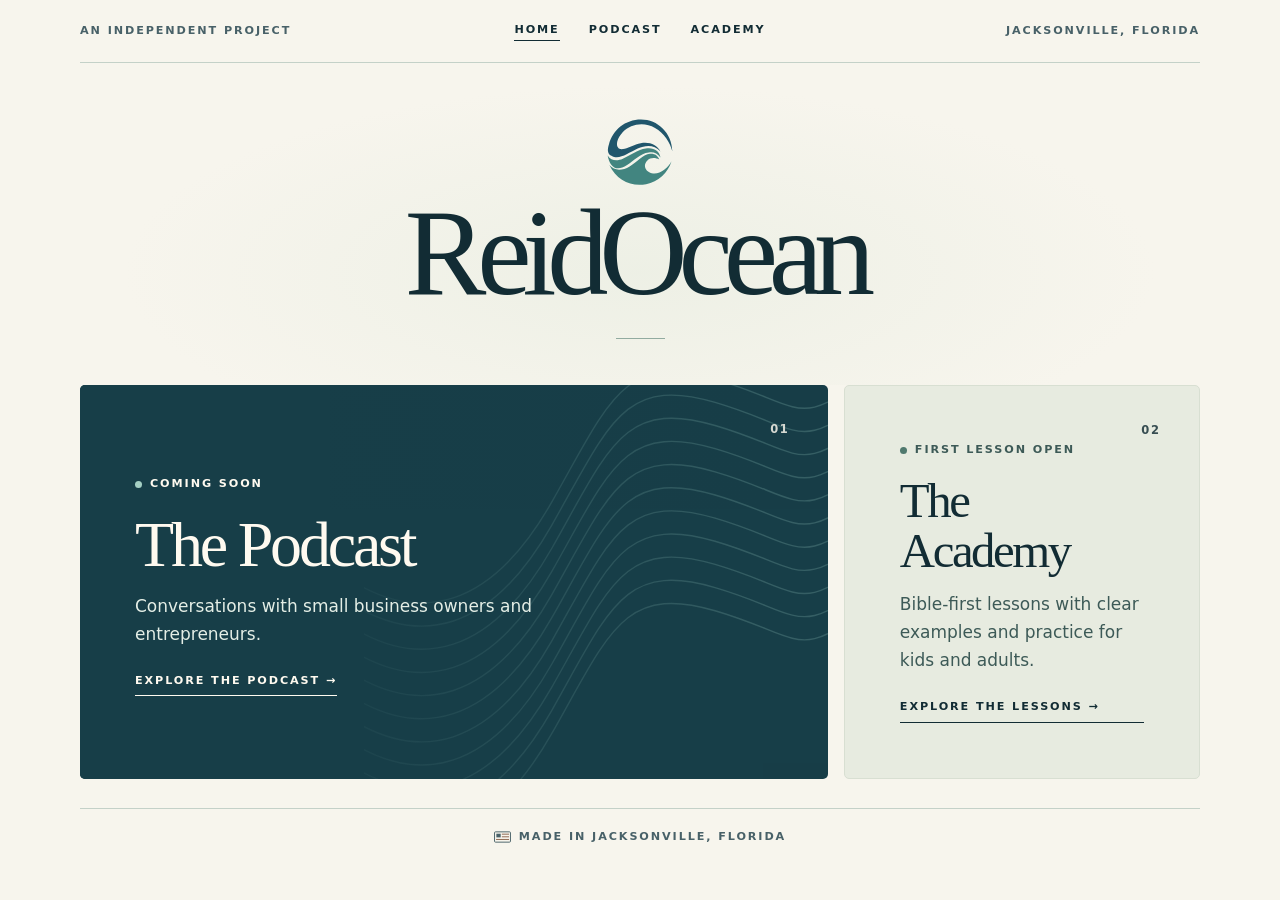
<file: index.html>
<!doctype html>
<html lang="en">
<head>
<meta charset="utf-8">
<meta name="viewport" content="width=device-width,initial-scale=1">
<meta name="description" content="ReidOcean. Explore the upcoming podcast and the first lesson from ReidOcean Academy.">
<title>ReidOcean</title>
<link rel="stylesheet" href="/reidocean.css">
</head>
<body class="home">
<header class="mast wrap">
<span class="micro">An independent project</span>
<nav aria-label="Explore ReidOcean"><a class="micro" href="/" aria-current="page">Home</a><a class="micro" href="/podcast/" >Podcast</a><a class="micro" href="/academy/" >Academy</a></nav>
<span class="micro">Jacksonville, Florida</span>
</header>
<main id="top">
<section class="hero wrap" aria-label="ReidOcean">
<svg class="crest" viewBox="0 0 155 156" preserveAspectRatio="xMidYMid meet" aria-hidden="true">
<path fill="#20566c" d="M80 1C119 1 153 32 154 77C149 55 134 33 113 21C88 6 55 11 37 31C23 46 20 62 26 68C33 77 53 65 68 60C93 51 116 57 126 77C111 60 91 61 72 70C48 81 28 98 10 87C-1 81 1 70 4 60C13 26 42 1 80 1Z"/>
<path fill="#428580" d="M1 86C9 99 23 100 37 94C55 86 73 72 91 70C111 67 123 76 126 91C118 80 109 77 98 79C78 81 64 98 47 109C20 126 6 112 1 86Z"/>
<path fill="#428580" d="M5 109C18 124 36 122 53 112C72 100 85 84 101 82C112 81 120 86 123 96C114 91 102 91 95 98C83 110 91 125 105 128C124 132 142 118 152 100C144 127 120 149 92 154C57 161 22 145 5 109Z"/>
</svg>
<h1>ReidOcean</h1>
</section>
<div class="grid wrap">
<section id="podcast" class="podcast" aria-labelledby="podcast-title">
<svg class="tide" viewBox="0 0 430 340" preserveAspectRatio="xMidYMid slice" fill="none" aria-hidden="true"><defs><path id="current" d="M-12 290 C63 347 127 321 177 233 S239 104 318 127 S388 175 461 114"/></defs><g stroke="currentColor" stroke-width="1.2"><use href="#current" y="-132"/><use href="#current" y="-112"/><use href="#current" y="-92"/><use href="#current" y="-72"/><use href="#current" y="-52"/><use href="#current" y="-32"/><use href="#current" y="-12"/><use href="#current" y="8"/><use href="#current" y="28"/><use href="#current" y="48"/><use href="#current" y="68"/></g></svg>
<div><span class="micro tag">Coming soon</span><span class="panel-no" aria-hidden="true">01</span>
<h2 id="podcast-title">The Podcast</h2>
<p>Conversations with small business owners and entrepreneurs.</p>
<a class="micro linkish" href="/podcast/">Explore the podcast →</a>
</div></section>
<section id="academy" class="academy" aria-labelledby="academy-title">
<span class="micro tag">First lesson open</span><span class="panel-no" aria-hidden="true">02</span>
<h2 id="academy-title">The Academy</h2>
<p>Bible-first lessons with clear examples and practice for kids and adults.</p>
<a class="micro linkish" href="/academy/">Explore the lessons →</a>
</section></div>
</main>
<footer class="foot wrap"><span class="micro place"><svg viewBox="0 0 18 12" aria-hidden="true"><rect x=".55" y=".55" width="16.9" height="10.9" rx="1" fill="none" stroke="#486168"/><path d="M8.7 3h6.8m-6.8 2.8h6.8M2.6 8.6h12.9" fill="none" stroke="#8b624b" stroke-linecap="round"/><path d="M2.5 2.5h4.6v3.9H2.5z" fill="#486168"/></svg>Made in Jacksonville, Florida</span></footer>
</body>
</html>
</file>
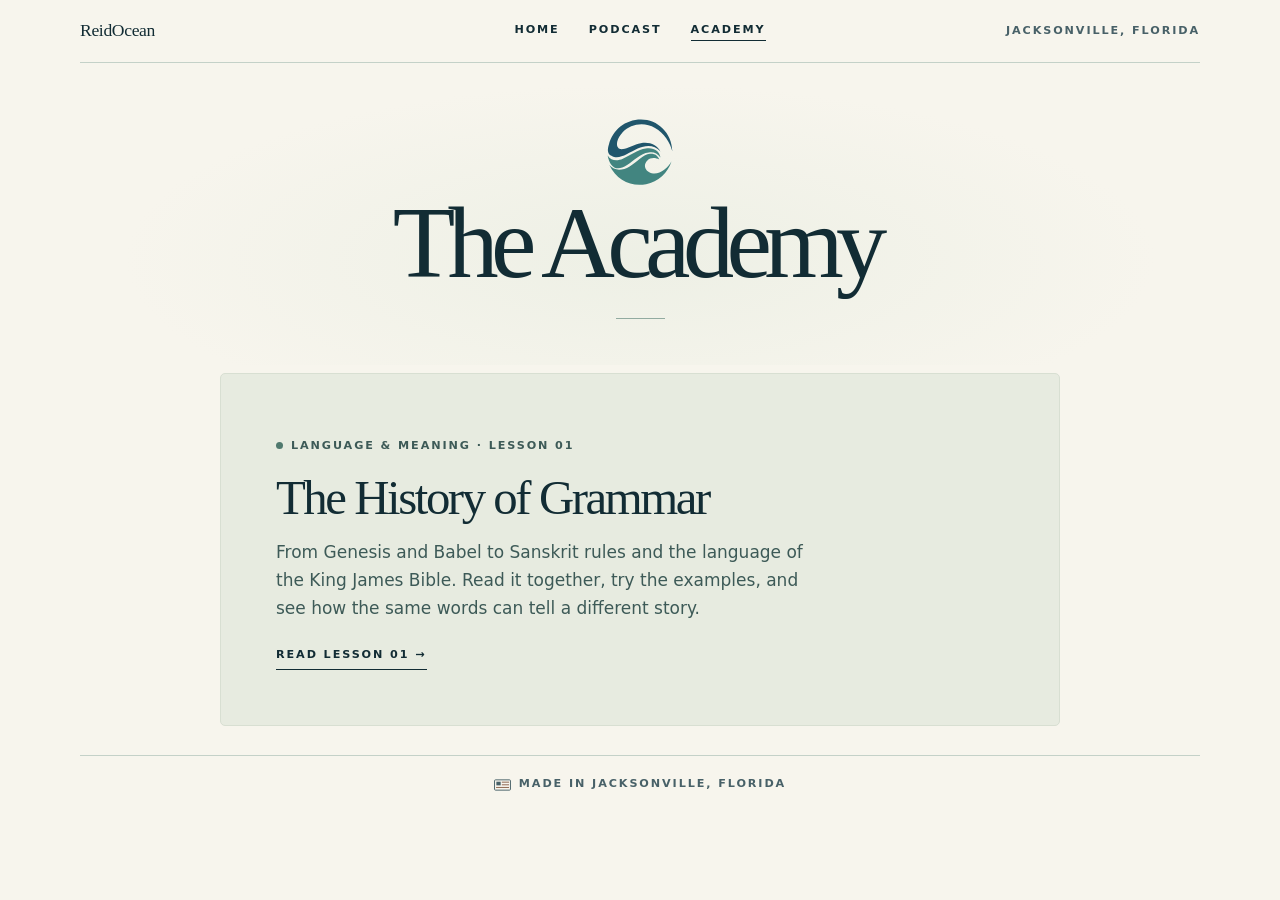
<file: academy/index.html>
<!doctype html>
<html lang="en"><head><meta charset="utf-8"><meta name="viewport" content="width=device-width,initial-scale=1">
<meta name="description" content="Explore ReidOcean Academy’s Bible-first lessons for curious kids and adults."><title>The Academy | ReidOcean</title><link rel="stylesheet" href="/reidocean.css"></head>
<body class="internal">
<header class="mast wrap"><a class="brand-mini" href="/">ReidOcean</a><nav aria-label="Explore ReidOcean"><a class="micro" href="/" >Home</a><a class="micro" href="/podcast/" >Podcast</a><a class="micro" href="/academy/" aria-current="page">Academy</a></nav><span class="micro">Jacksonville, Florida</span></header>
<main><section class="hero subhero wrap" aria-labelledby="title"><svg class="crest" viewBox="0 0 155 156" preserveAspectRatio="xMidYMid meet" aria-hidden="true">
<path fill="#20566c" d="M80 1C119 1 153 32 154 77C149 55 134 33 113 21C88 6 55 11 37 31C23 46 20 62 26 68C33 77 53 65 68 60C93 51 116 57 126 77C111 60 91 61 72 70C48 81 28 98 10 87C-1 81 1 70 4 60C13 26 42 1 80 1Z"/>
<path fill="#428580" d="M1 86C9 99 23 100 37 94C55 86 73 72 91 70C111 67 123 76 126 91C118 80 109 77 98 79C78 81 64 98 47 109C20 126 6 112 1 86Z"/>
<path fill="#428580" d="M5 109C18 124 36 122 53 112C72 100 85 84 101 82C112 81 120 86 123 96C114 91 102 91 95 98C83 110 91 125 105 128C124 132 142 118 152 100C144 127 120 149 92 154C57 161 22 145 5 109Z"/>
</svg><h1 id="title">The Academy</h1></section>
<div class="route"><section class="academy" aria-labelledby="lesson-name"><div><span class="tag micro">Language &amp; meaning · Lesson 01</span><h2 id="lesson-name">The History of Grammar</h2><p>From Genesis and Babel to Sanskrit rules and the language of the King James Bible. Read it together, try the examples, and see how the same words can tell a different story.</p><a class="micro linkish" href="/academy/history-of-grammar/">Read lesson 01 →</a></div></section></div></main>
<footer class="foot wrap"><span class="micro place"><svg viewBox="0 0 18 12" aria-hidden="true"><rect x=".55" y=".55" width="16.9" height="10.9" rx="1" fill="none" stroke="#486168"/><path d="M8.7 3h6.8m-6.8 2.8h6.8M2.6 8.6h12.9" fill="none" stroke="#8b624b" stroke-linecap="round"/><path d="M2.5 2.5h4.6v3.9H2.5z" fill="#486168"/></svg>Made in Jacksonville, Florida</span></footer></body></html>
</file>
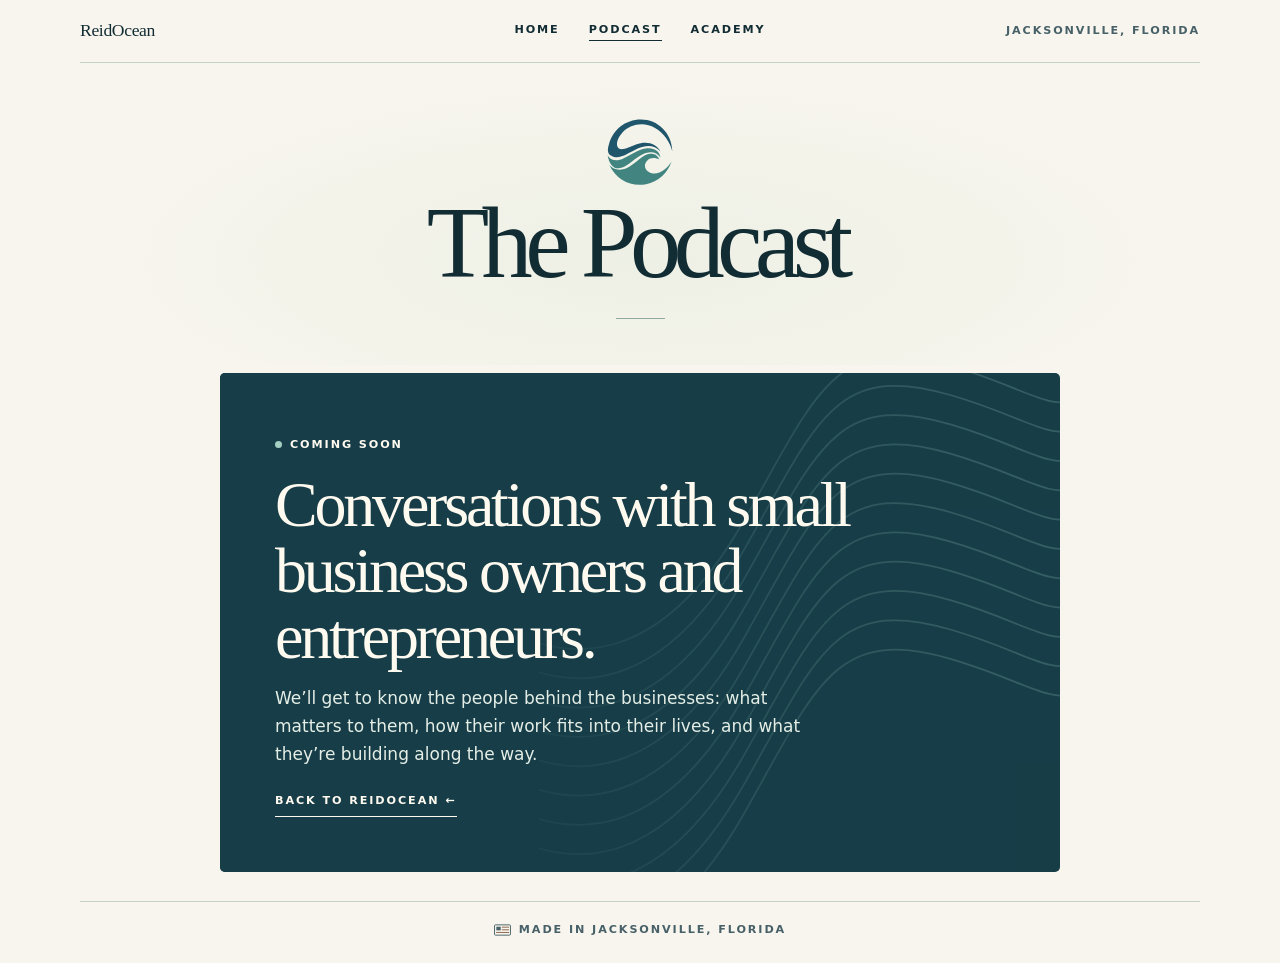
<file: podcast/index.html>
<!doctype html>
<html lang="en"><head><meta charset="utf-8"><meta name="viewport" content="width=device-width,initial-scale=1">
<meta name="description" content="Conversations with small business owners and entrepreneurs."><title>The Podcast | ReidOcean</title><link rel="stylesheet" href="/reidocean.css"></head>
<body class="internal">
<header class="mast wrap"><a class="brand-mini" href="/">ReidOcean</a><nav aria-label="Explore ReidOcean"><a class="micro" href="/" >Home</a><a class="micro" href="/podcast/" aria-current="page">Podcast</a><a class="micro" href="/academy/" >Academy</a></nav><span class="micro">Jacksonville, Florida</span></header>
<main><section class="hero subhero wrap" aria-labelledby="title"><svg class="crest" viewBox="0 0 155 156" preserveAspectRatio="xMidYMid meet" aria-hidden="true">
<path fill="#20566c" d="M80 1C119 1 153 32 154 77C149 55 134 33 113 21C88 6 55 11 37 31C23 46 20 62 26 68C33 77 53 65 68 60C93 51 116 57 126 77C111 60 91 61 72 70C48 81 28 98 10 87C-1 81 1 70 4 60C13 26 42 1 80 1Z"/>
<path fill="#428580" d="M1 86C9 99 23 100 37 94C55 86 73 72 91 70C111 67 123 76 126 91C118 80 109 77 98 79C78 81 64 98 47 109C20 126 6 112 1 86Z"/>
<path fill="#428580" d="M5 109C18 124 36 122 53 112C72 100 85 84 101 82C112 81 120 86 123 96C114 91 102 91 95 98C83 110 91 125 105 128C124 132 142 118 152 100C144 127 120 149 92 154C57 161 22 145 5 109Z"/>
</svg><h1 id="title">The Podcast</h1></section>
<div class="route"><section class="podcast" aria-label="The Podcast introduction"><svg class="tide" viewBox="0 0 430 340" preserveAspectRatio="xMidYMid slice" fill="none" aria-hidden="true"><defs><path id="current" d="M-12 290 C63 347 127 321 177 233 S239 104 318 127 S388 175 461 114"/></defs><g stroke="currentColor" stroke-width="1.2"><use href="#current" y="-132"/><use href="#current" y="-112"/><use href="#current" y="-92"/><use href="#current" y="-72"/><use href="#current" y="-52"/><use href="#current" y="-32"/><use href="#current" y="-12"/><use href="#current" y="8"/><use href="#current" y="28"/><use href="#current" y="48"/><use href="#current" y="68"/></g></svg><div><span class="tag micro">Coming soon</span><h2>Conversations with small business owners and entrepreneurs.</h2><p>We’ll get to know the people behind the businesses: what matters to them, how their work fits into their lives, and what they’re building along the way.</p><a class="micro linkish" href="/">Back to ReidOcean ←</a></div></section></div></main>
<footer class="foot wrap"><span class="micro place"><svg viewBox="0 0 18 12" aria-hidden="true"><rect x=".55" y=".55" width="16.9" height="10.9" rx="1" fill="none" stroke="#486168"/><path d="M8.7 3h6.8m-6.8 2.8h6.8M2.6 8.6h12.9" fill="none" stroke="#8b624b" stroke-linecap="round"/><path d="M2.5 2.5h4.6v3.9H2.5z" fill="#486168"/></svg>Made in Jacksonville, Florida</span></footer></body></html>
</file>
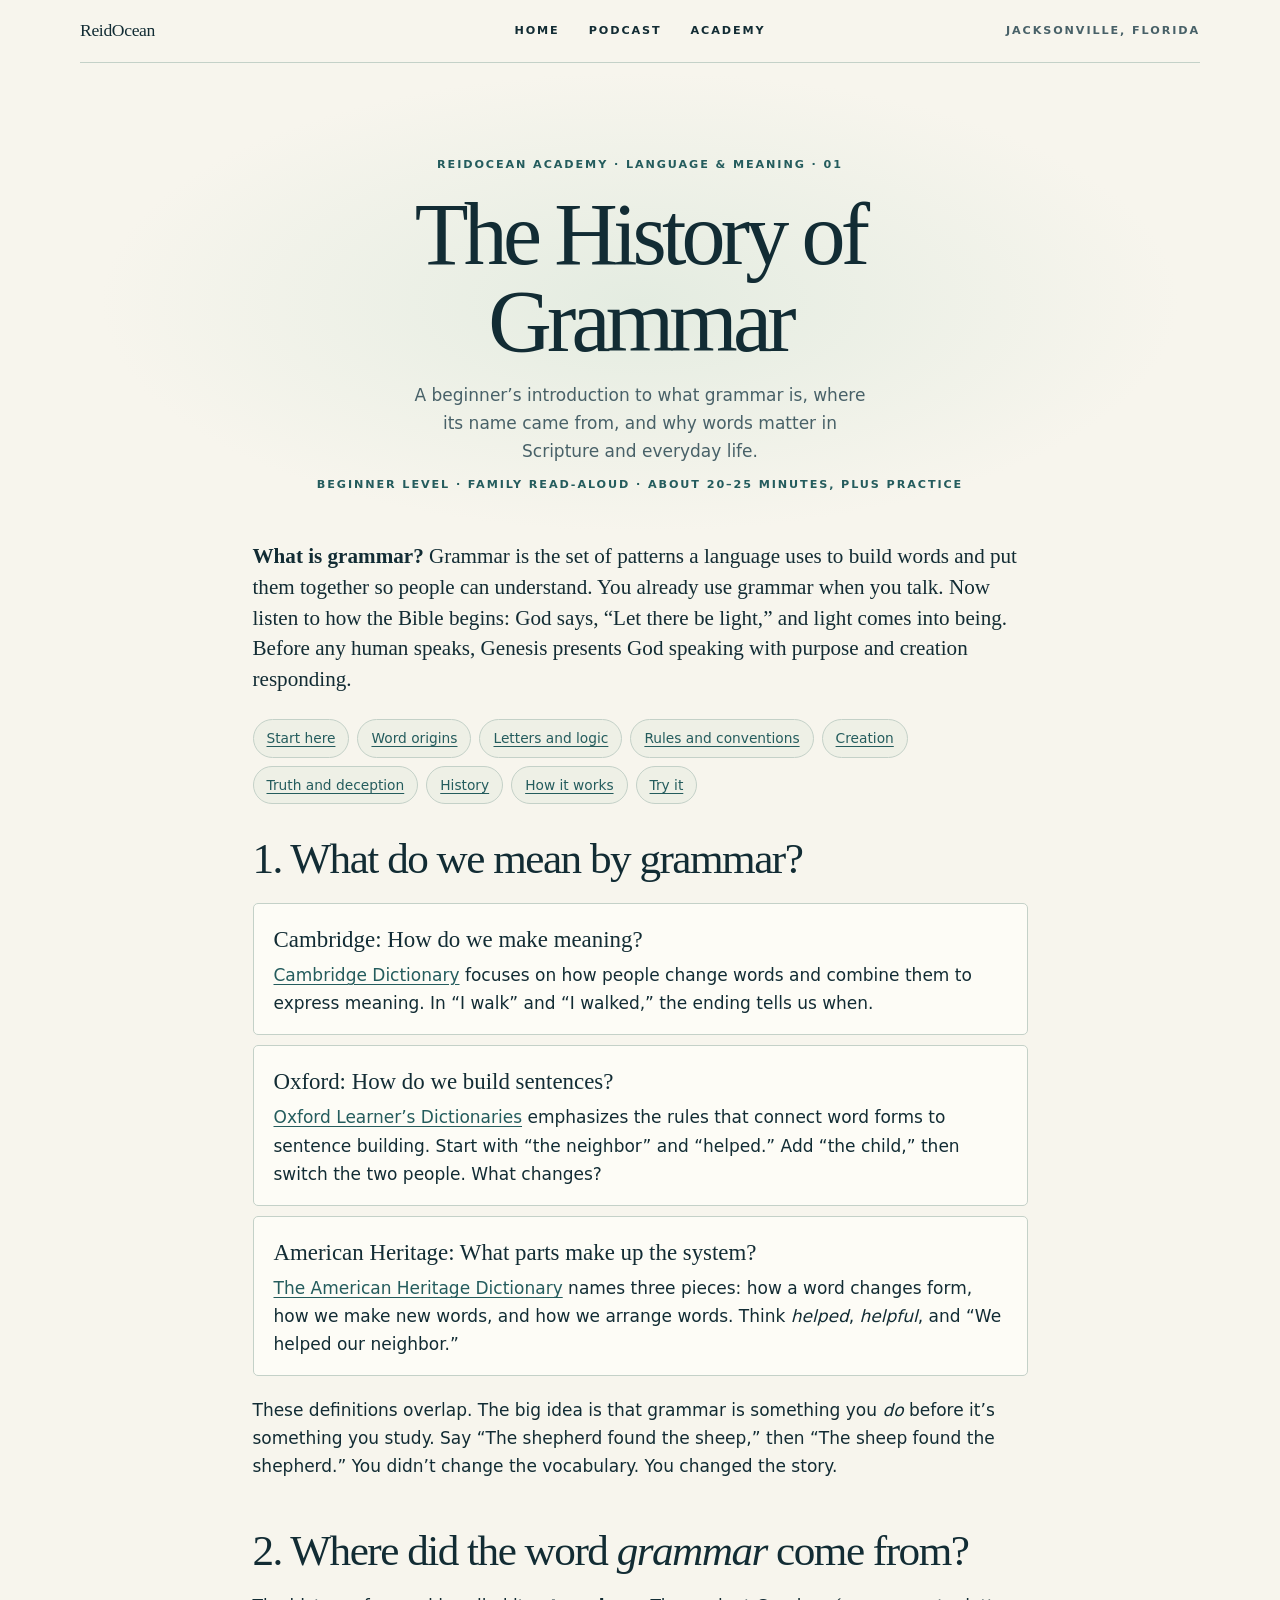
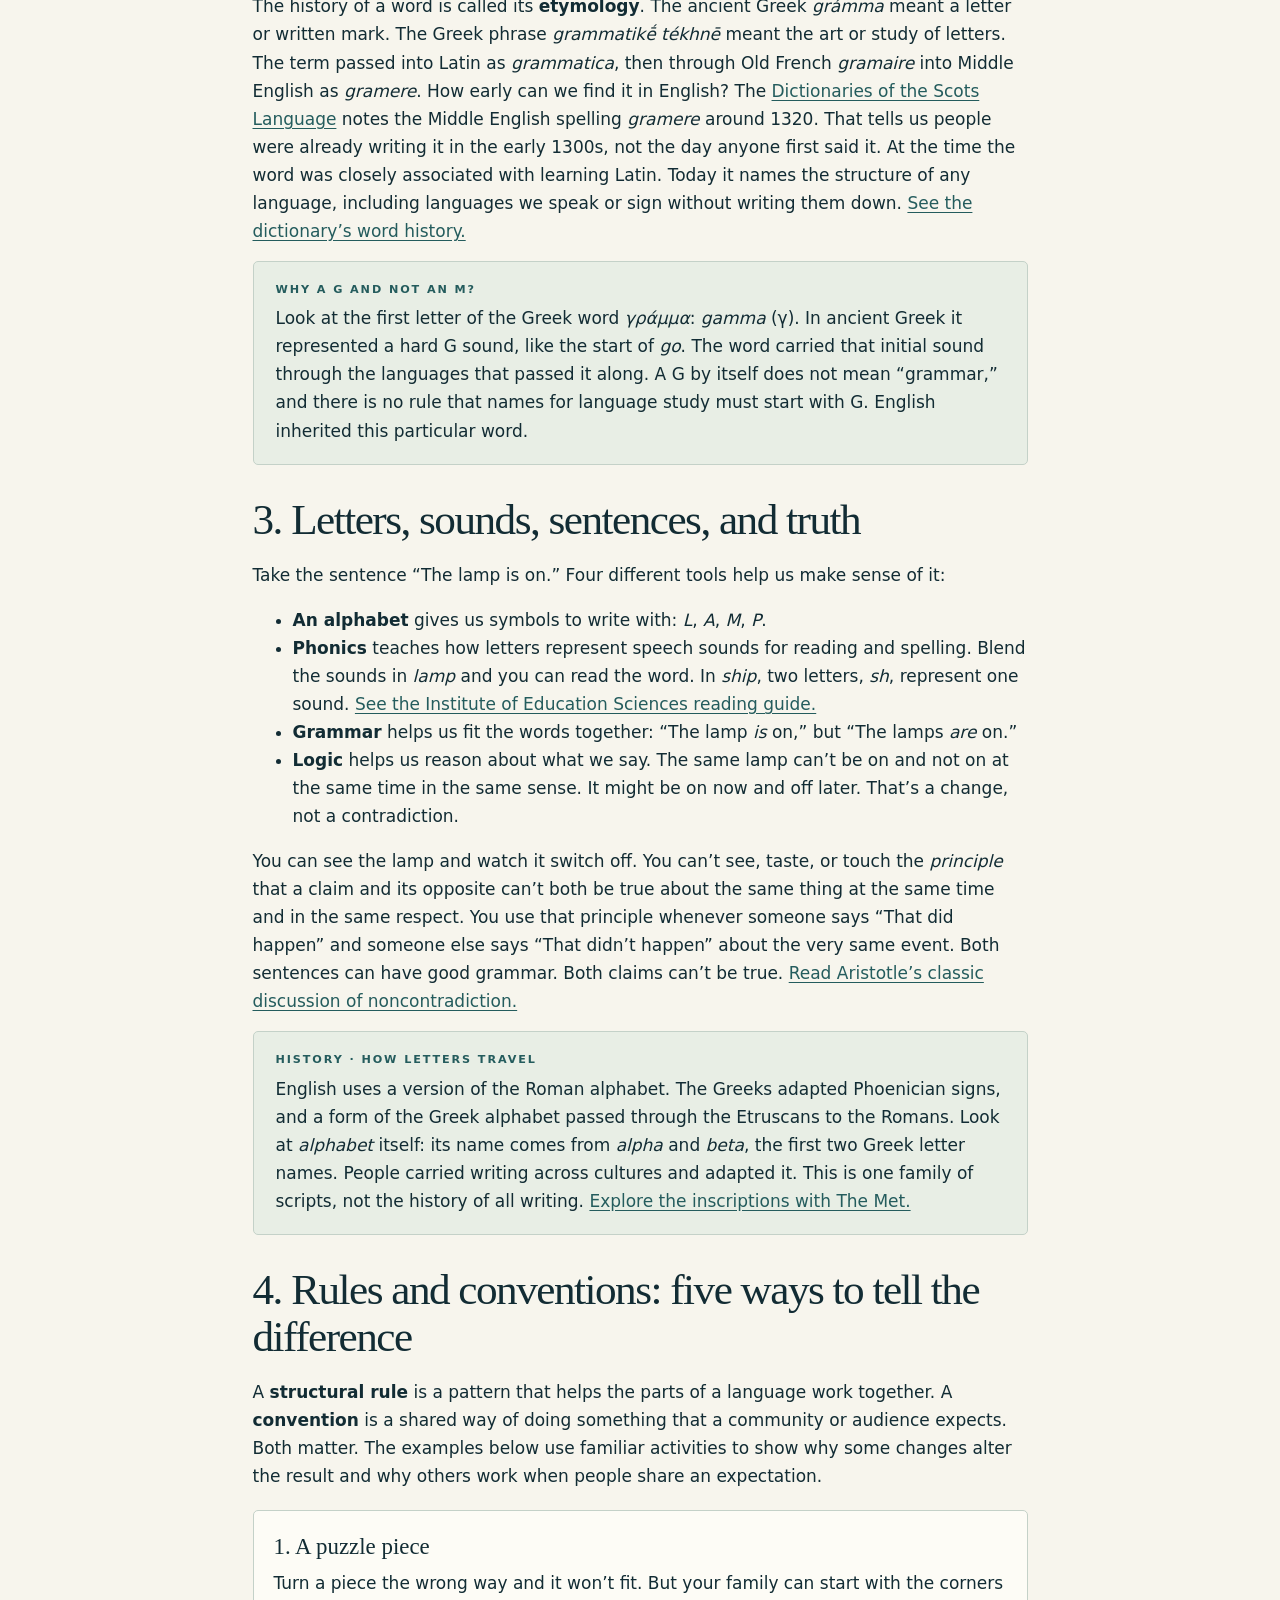
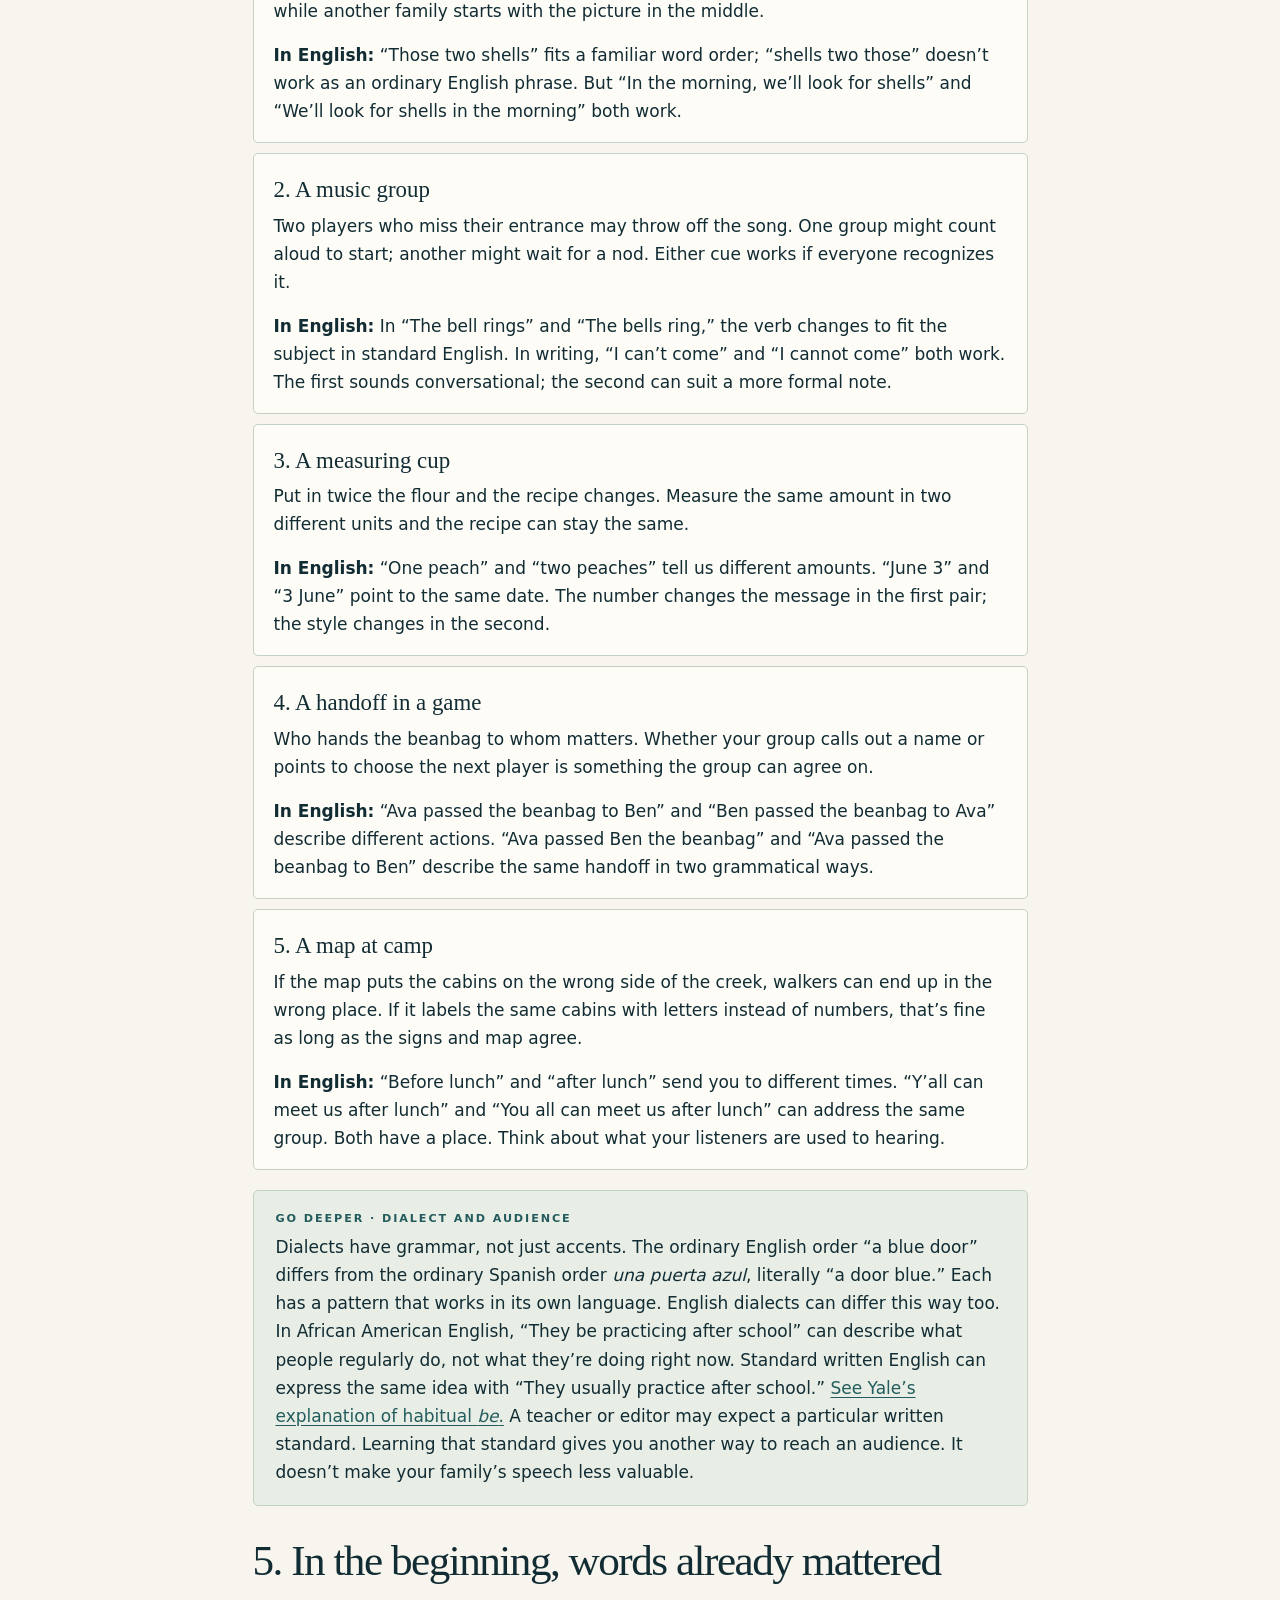
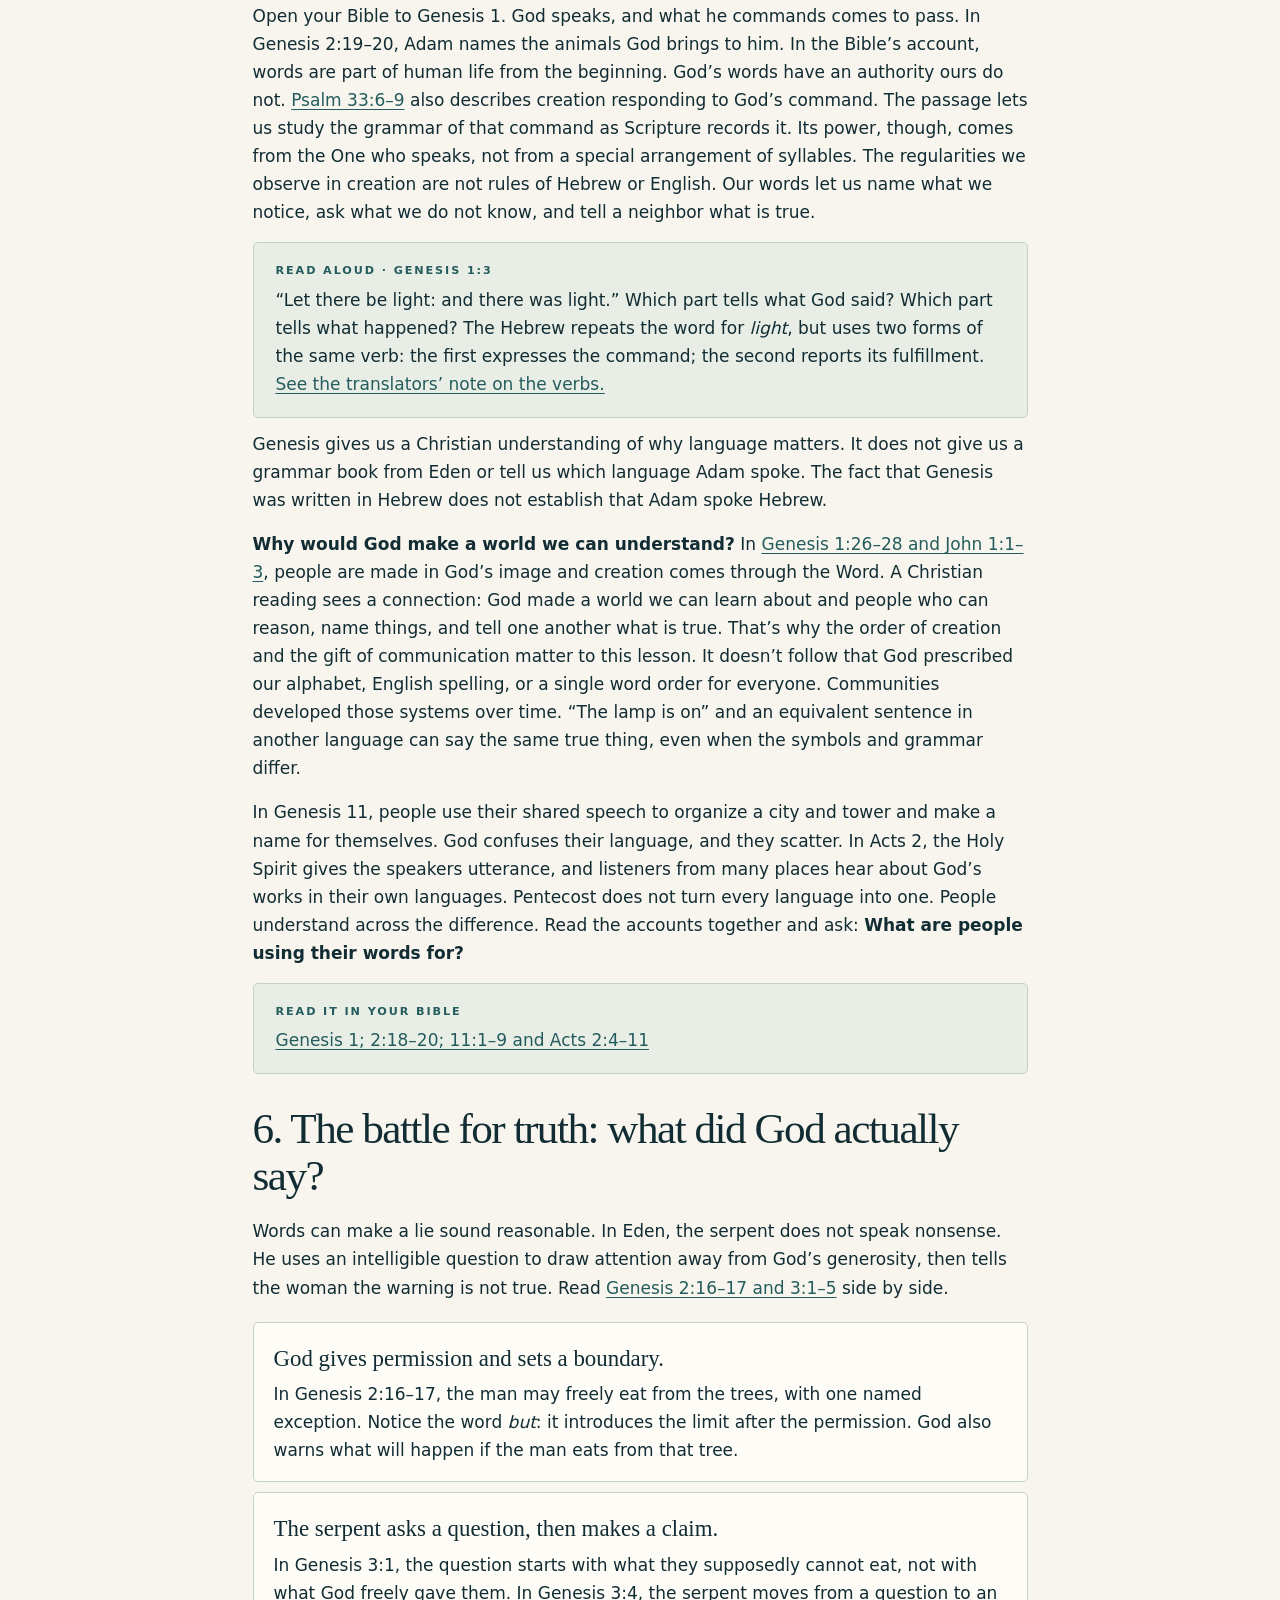
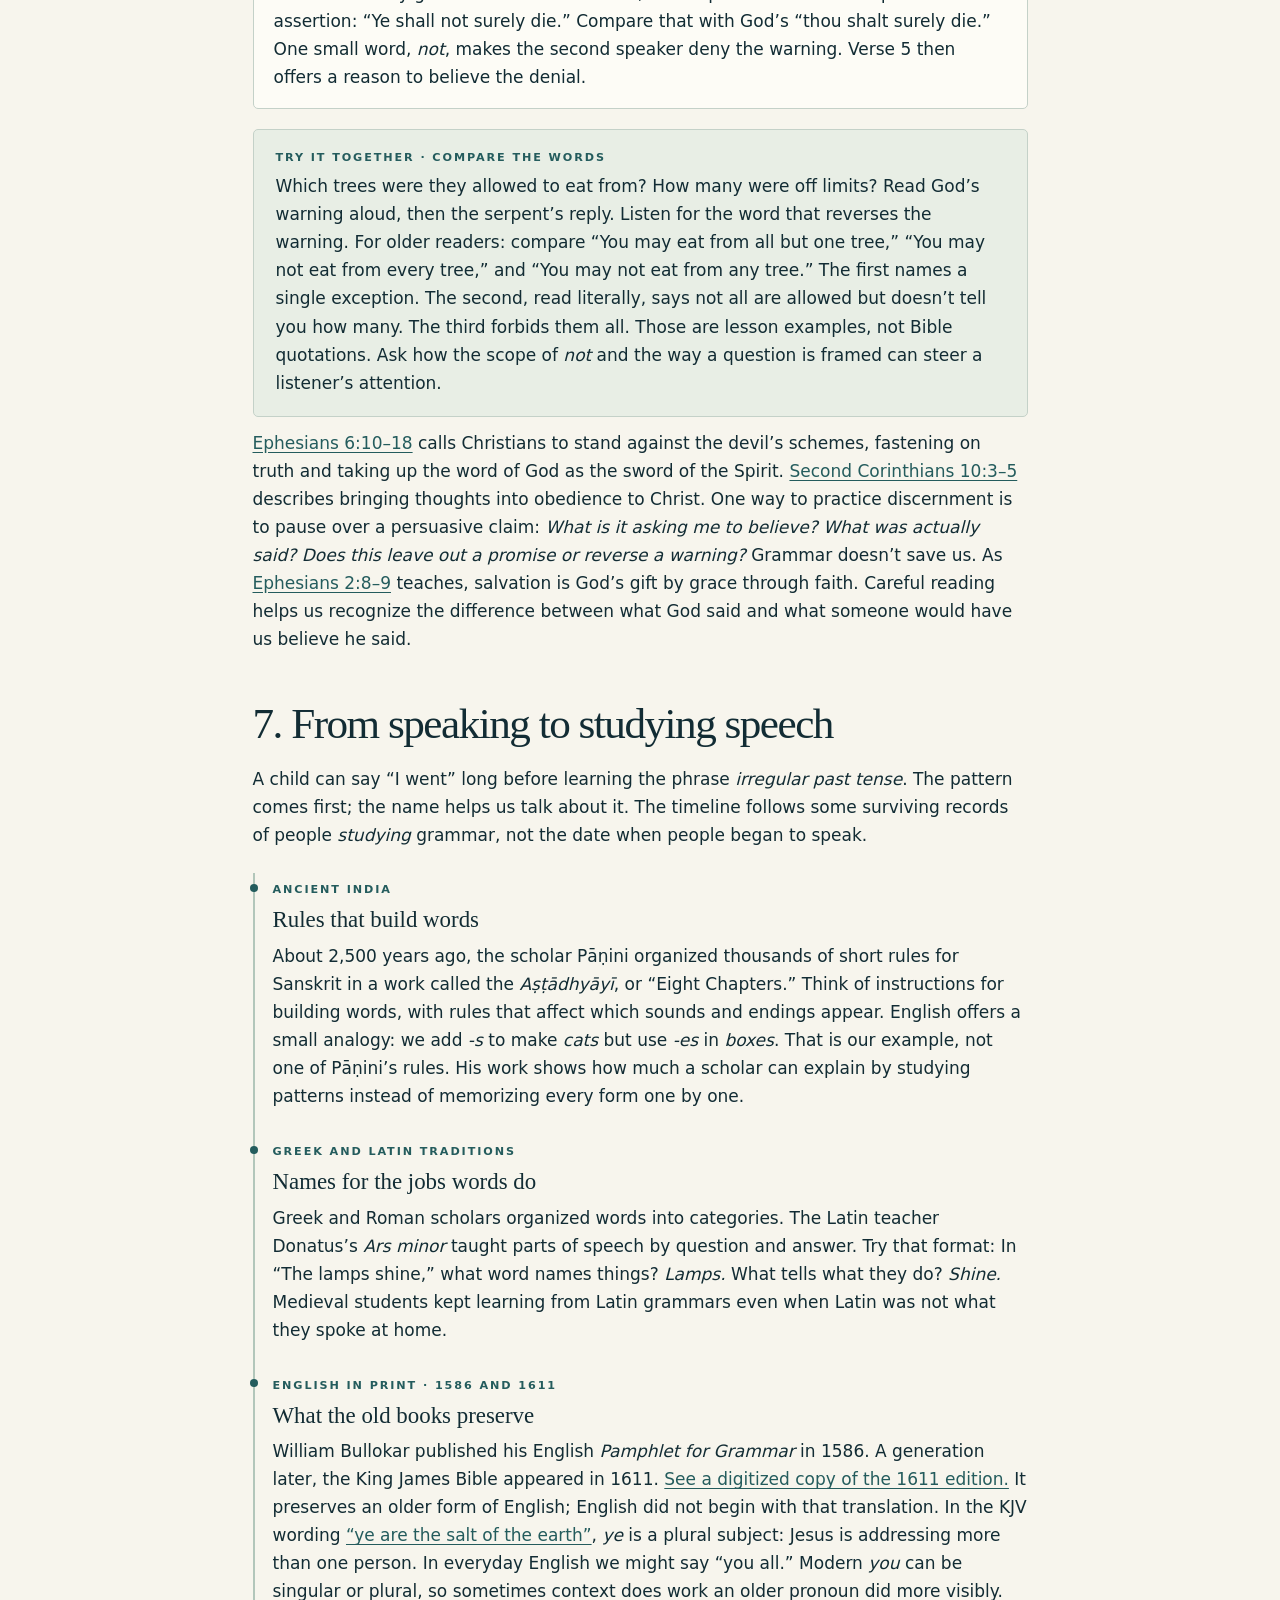
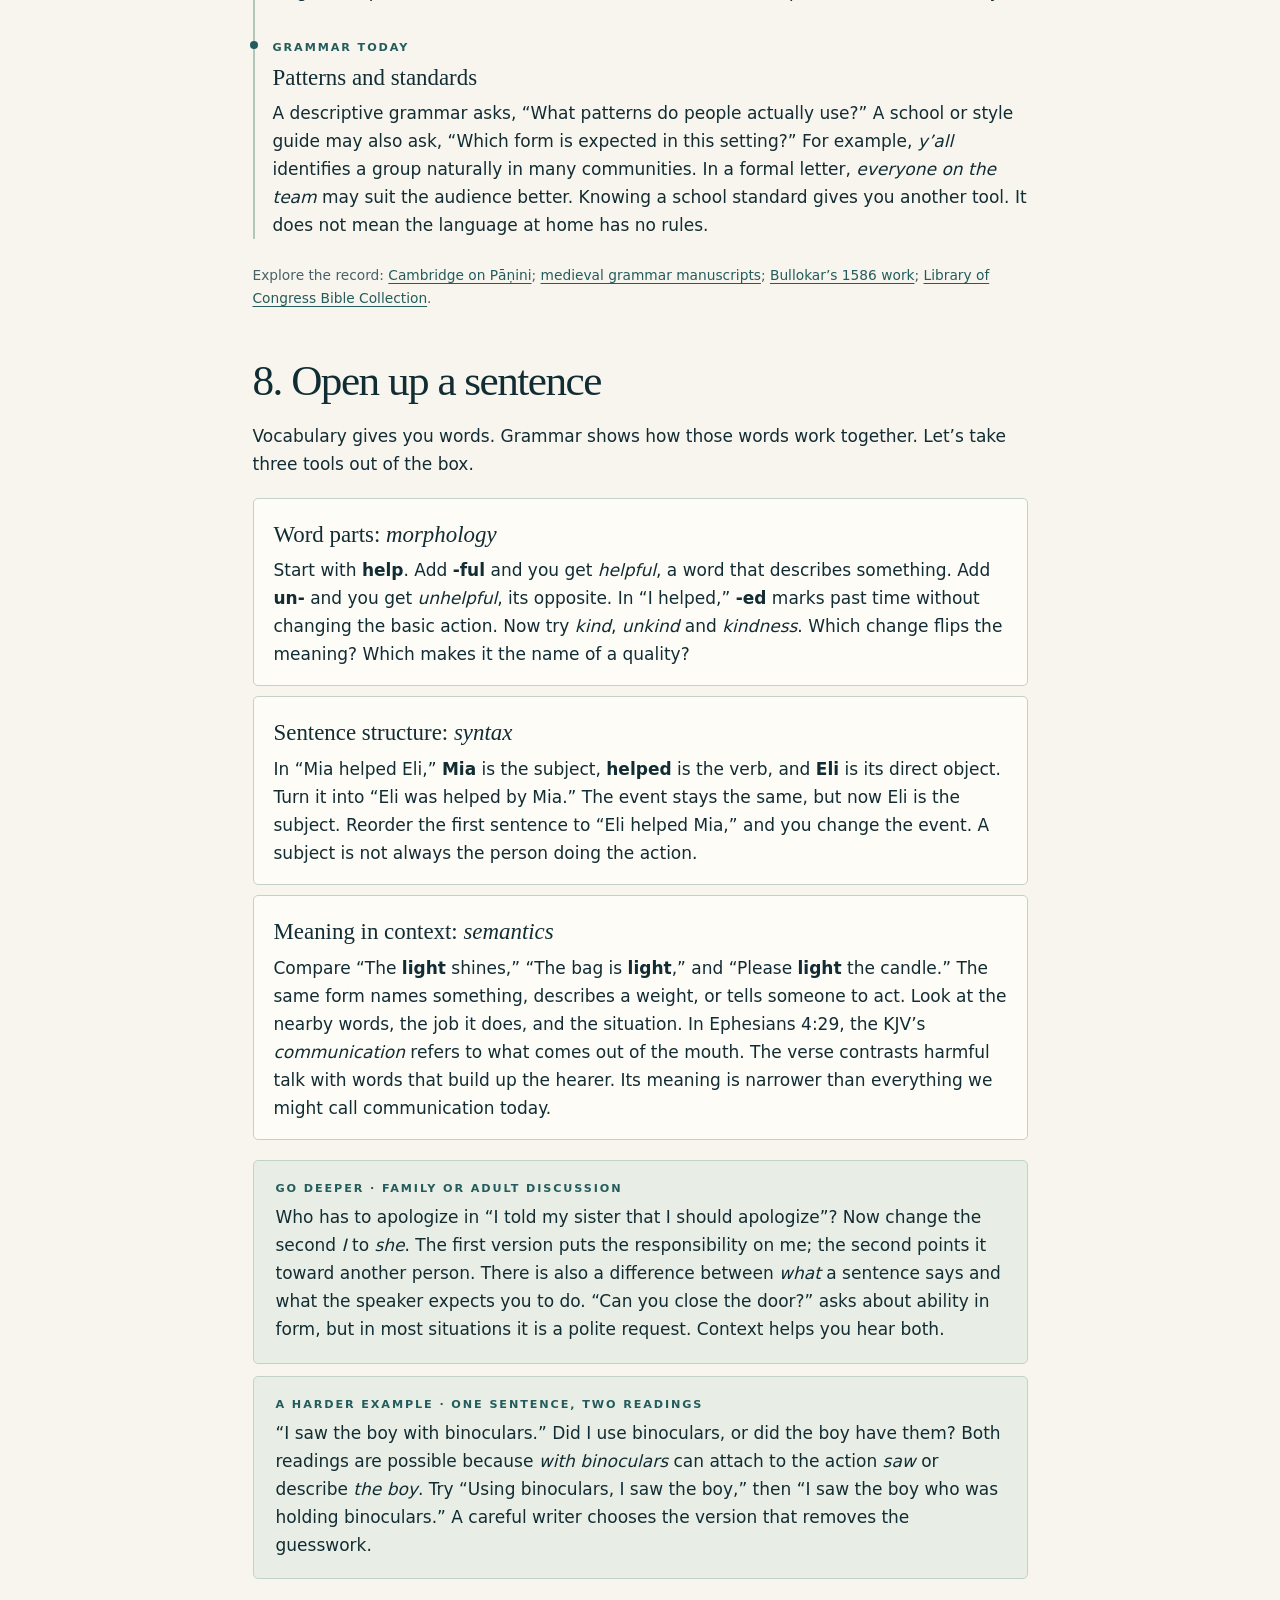
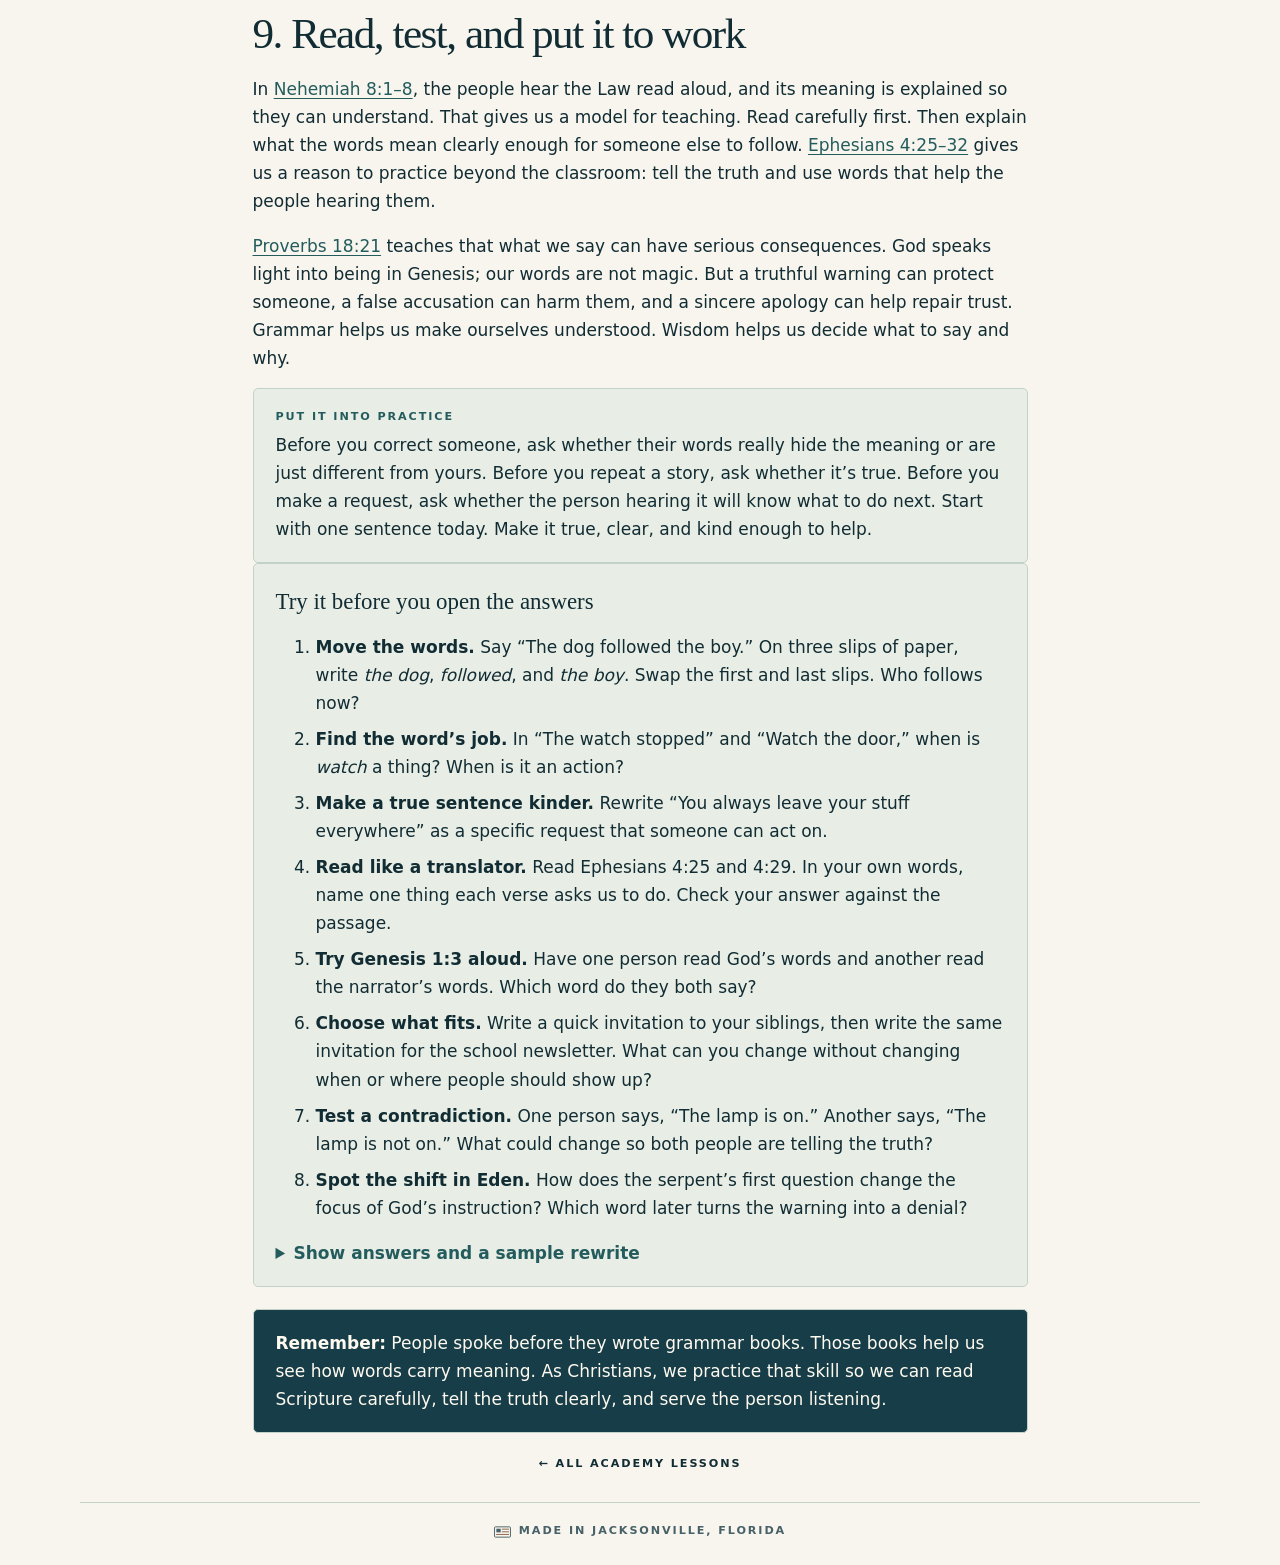
<file: academy/history-of-grammar/index.html>
<!doctype html>
<html lang="en"><head><meta charset="utf-8"><meta name="viewport" content="width=device-width,initial-scale=1">
<meta name="description" content="The history of grammar from a biblical perspective. An original ReidOcean Academy family lesson with Scripture, a historical timeline, and practice for kids and adults.">
<link rel="canonical" href="https://www.reidocean.com/academy/history-of-grammar/">
<title>The History of Grammar | ReidOcean Academy</title><link rel="stylesheet" href="/reidocean.css">
<style>.lesson-hero{padding:clamp(36px,7vw,82px) 0 35px;text-align:center;background:radial-gradient(ellipse at 50% 50%,#e4ece1 0,transparent 68%)}.lesson-hero .micro{color:var(--sea)}.lesson-hero h1{font:400 clamp(2.6rem,7vw,5.5rem)/.99 var(--serif);letter-spacing:-.055em;max-width:15ch;margin:16px auto}.lesson-hero .deck{color:var(--muted);max-width:43ch;margin:14px auto 0}.lesson{width:min(775px,calc(100% - 48px));margin:auto}.lesson section{padding-top:31px;scroll-margin-top:18px}.lesson h2{font:400 clamp(1.9rem,5vw,2.7rem)/1.09 var(--serif);letter-spacing:-.035em;margin:0 0 18px}.lesson h3{font:400 1.43rem/1.2 var(--serif);margin:5px 0 8px}.lesson p{margin:0 0 16px}.lesson .lede{font:400 1.32rem/1.46 var(--serif);margin:0 0 24px}.lesson a:not(.micro){text-decoration:underline;text-underline-offset:3px;color:var(--sea)}.lesson-nav{display:flex;flex-wrap:wrap;gap:8px}.lesson-nav a{padding:7px 13px;border:1px solid var(--line);border-radius:20px;font-size:.86rem;background:#eef0e6}.callout,.practice,.takeaway{padding:19px 22px;border:1px solid var(--line);border-radius:5px;background:#e8eee5}.callout+.callout,.callout+p{margin-top:12px}.callout p:last-child,.examples p:last-child{margin:0}.callout .micro{margin-bottom:5px;color:var(--sea)}.timeline{list-style:none;padding:0 0 0 18px;border-left:2px solid #b2c6ba;margin:24px 0}.timeline li{position:relative;margin-bottom:25px}.timeline li:before{position:absolute;content:"";width:8px;height:8px;border-radius:50%;background:var(--sea);left:-23px;top:.63em}.timeline .micro{color:var(--sea)}.sources-line{color:var(--muted);font-size:.86rem}.examples{display:grid;gap:10px;margin:20px 0}.examples>div{border:1px solid var(--line);background:#fdfcf6;padding:17px 20px;border-radius:5px}.practice li+li{margin-top:8px}.practice summary{font-weight:700;color:var(--sea);cursor:pointer}.practice summary:focus-visible{outline:2px solid var(--sea);outline-offset:4px}.lesson .takeaway{margin-top:22px;background:#173e48;color:#fffaf0}.lesson-back{display:block;text-align:center;margin:22px 0}.skip-anchor{position:absolute;left:1rem;top:1rem;padding:9px;background:white;transform:translateY(-240%);z-index:5}.skip-anchor:focus{transform:none}.lesson-top{overflow-wrap:normal}@media(max-width:760px){.lesson-top .mast>span:last-child{display:none}.lesson{width:calc(100% - 40px)}}@media print{.mast,.foot,.lesson-nav,.lesson-back,.skip-anchor{display:none!important}.lesson{width:100%}.lesson-hero{padding:0 0 12px}.lesson section{padding-top:15px}.examples>div,.timeline li{break-inside:avoid}}</style></head>
<body class="internal lesson-top"><a class="skip-anchor" href="#lesson-content">Skip to lesson</a>
<header class="mast wrap"><a class="brand-mini" href="/">ReidOcean</a><nav aria-label="Explore ReidOcean"><a class="micro" href="/" >Home</a><a class="micro" href="/podcast/" >Podcast</a><a class="micro" href="/academy/">Academy</a></nav><span class="micro">Jacksonville, Florida</span></header>
<main id="lesson-content"><header class="lesson-hero wrap"><p class="micro">ReidOcean Academy · Language &amp; meaning · 01</p><h1>The History of Grammar</h1><p class="deck">A beginner’s introduction to what grammar is, where its name came from, and why words matter in Scripture and everyday life.</p><p class="micro">Beginner level · Family read-aloud · About 20–25 minutes, plus practice</p></header>
<article class="lesson" aria-label="Written lesson script"><p class="lede"><strong>What is grammar?</strong> Grammar is the set of patterns a language uses to build words and put them together so people can understand. You already use grammar when you talk. Now listen to how the Bible begins: God says, “Let there be light,” and light comes into being. Before any human speaks, Genesis presents God speaking with purpose and creation responding.</p>
<nav class="lesson-nav" aria-label="In this lesson"><a href="#meaning">Start here</a><a href="#word-origin">Word origins</a><a href="#tools">Letters and logic</a><a href="#rules">Rules and conventions</a><a href="#genesis">Creation</a><a href="#discernment">Truth and deception</a><a href="#timeline">History</a><a href="#workshop">How it works</a><a href="#practice">Try it</a></nav>
<section id="meaning"><h2>1. What do we mean by grammar?</h2>
<div class="examples">
<div><h3>Cambridge: How do we make meaning?</h3><p><a href="https://dictionary.cambridge.org/us/dictionary/english/grammar">Cambridge Dictionary</a> focuses on how people change words and combine them to express meaning. In “I walk” and “I walked,” the ending tells us when.</p></div>
<div><h3>Oxford: How do we build sentences?</h3><p><a href="https://www.oxfordlearnersdictionaries.com/us/definition/english/grammar">Oxford Learner’s Dictionaries</a> emphasizes the rules that connect word forms to sentence building. Start with “the neighbor” and “helped.” Add “the child,” then switch the two people. What changes?</p></div>
<div><h3>American Heritage: What parts make up the system?</h3><p><a href="https://ahdictionary.com/word/search.html?q=grammar">The American Heritage Dictionary</a> names three pieces: how a word changes form, how we make new words, and how we arrange words. Think <em>helped</em>, <em>helpful</em>, and “We helped our neighbor.”</p></div>
</div>
<p>These definitions overlap. The big idea is that grammar is something you <em>do</em> before it’s something you study. Say “The shepherd found the sheep,” then “The sheep found the shepherd.” You didn’t change the vocabulary. You changed the story.</p>
</section>
<section id="word-origin"><h2>2. Where did the word <em>grammar</em> come from?</h2>
<p>The history of a word is called its <strong>etymology</strong>. The ancient Greek <em>grámma</em> meant a letter or written mark. The Greek phrase <em>grammatikḗ tékhnē</em> meant the art or study of letters. The term passed into Latin as <em>grammatica</em>, then through Old French <em>gramaire</em> into Middle English as <em>gramere</em>. How early can we find it in English? The <a href="https://www.dsl.ac.uk/entry/dost/grammar">Dictionaries of the Scots Language</a> notes the Middle English spelling <em>gramere</em> around 1320. That tells us people were already writing it in the early 1300s, not the day anyone first said it. At the time the word was closely associated with learning Latin. Today it names the structure of any language, including languages we speak or sign without writing them down. <a href="https://ahdictionary.com/word/search.html?q=grammar">See the dictionary’s word history.</a></p>
<aside class="callout"><p class="micro">Why a G and not an M?</p><p>Look at the first letter of the Greek word <em lang="grc">γράμμα</em>: <em>gamma</em> (γ). In ancient Greek it represented a hard G sound, like the start of <em>go</em>. The word carried that initial sound through the languages that passed it along. A G by itself does not mean “grammar,” and there is no rule that names for language study must start with G. English inherited this particular word.</p></aside>
</section>
<section id="tools"><h2>3. Letters, sounds, sentences, and truth</h2>
<p>Take the sentence “The lamp is on.” Four different tools help us make sense of it:</p>
<ul>
<li><strong>An alphabet</strong> gives us symbols to write with: <em>L</em>, <em>A</em>, <em>M</em>, <em>P</em>.</li>
<li><strong>Phonics</strong> teaches how letters represent speech sounds for reading and spelling. Blend the sounds in <em>lamp</em> and you can read the word. In <em>ship</em>, two letters, <em>sh</em>, represent one sound. <a href="https://ies.ed.gov/ncee/wwc/PracticeGuide/21/i">See the Institute of Education Sciences reading guide.</a></li>
<li><strong>Grammar</strong> helps us fit the words together: “The lamp <em>is</em> on,” but “The lamps <em>are</em> on.”</li>
<li><strong>Logic</strong> helps us reason about what we say. The same lamp can’t be on and not on at the same time in the same sense. It might be on now and off later. That’s a change, not a contradiction.</li>
</ul>
<p>You can see the lamp and watch it switch off. You can’t see, taste, or touch the <em>principle</em> that a claim and its opposite can’t both be true about the same thing at the same time and in the same respect. You use that principle whenever someone says “That did happen” and someone else says “That didn’t happen” about the very same event. Both sentences can have good grammar. Both claims can’t be true. <a href="https://classics.mit.edu/Aristotle/metaphysics.4.iv.html">Read Aristotle’s classic discussion of noncontradiction.</a></p>
<aside class="callout"><p class="micro">History · how letters travel</p><p>English uses a version of the Roman alphabet. The Greeks adapted Phoenician signs, and a form of the Greek alphabet passed through the Etruscans to the Romans. Look at <em>alphabet</em> itself: its name comes from <em>alpha</em> and <em>beta</em>, the first two Greek letter names. People carried writing across cultures and adapted it. This is one family of scripts, not the history of all writing. <a href="https://www.metmuseum.org/exhibitions/listings/2014/assyria-to-iberia/blog/posts/alphabet">Explore the inscriptions with The Met.</a></p></aside>
</section>
<section id="rules"><h2>4. Rules and conventions: five ways to tell the difference</h2>
<p>A <strong>structural rule</strong> is a pattern that helps the parts of a language work together. A <strong>convention</strong> is a shared way of doing something that a community or audience expects. Both matter. The examples below use familiar activities to show why some changes alter the result and why others work when people share an expectation.</p>
<div class="examples">
<div><h3>1. A puzzle piece</h3><p>Turn a piece the wrong way and it won’t fit. But your family can start with the corners while another family starts with the picture in the middle.</p><p><strong>In English:</strong> “Those two shells” fits a familiar word order; “shells two those” doesn’t work as an ordinary English phrase. But “In the morning, we’ll look for shells” and “We’ll look for shells in the morning” both work.</p></div>
<div><h3>2. A music group</h3><p>Two players who miss their entrance may throw off the song. One group might count aloud to start; another might wait for a nod. Either cue works if everyone recognizes it.</p><p><strong>In English:</strong> In “The bell rings” and “The bells ring,” the verb changes to fit the subject in standard English. In writing, “I can’t come” and “I cannot come” both work. The first sounds conversational; the second can suit a more formal note.</p></div>
<div><h3>3. A measuring cup</h3><p>Put in twice the flour and the recipe changes. Measure the same amount in two different units and the recipe can stay the same.</p><p><strong>In English:</strong> “One peach” and “two peaches” tell us different amounts. “June 3” and “3 June” point to the same date. The number changes the message in the first pair; the style changes in the second.</p></div>
<div><h3>4. A handoff in a game</h3><p>Who hands the beanbag to whom matters. Whether your group calls out a name or points to choose the next player is something the group can agree on.</p><p><strong>In English:</strong> “Ava passed the beanbag to Ben” and “Ben passed the beanbag to Ava” describe different actions. “Ava passed Ben the beanbag” and “Ava passed the beanbag to Ben” describe the same handoff in two grammatical ways.</p></div>
<div><h3>5. A map at camp</h3><p>If the map puts the cabins on the wrong side of the creek, walkers can end up in the wrong place. If it labels the same cabins with letters instead of numbers, that’s fine as long as the signs and map agree.</p><p><strong>In English:</strong> “Before lunch” and “after lunch” send you to different times. “Y’all can meet us after lunch” and “You all can meet us after lunch” can address the same group. Both have a place. Think about what your listeners are used to hearing.</p></div>
</div>
<aside class="callout"><p class="micro">Go deeper · dialect and audience</p><p>Dialects have grammar, not just accents. The ordinary English order “a blue door” differs from the ordinary Spanish order <em lang="es">una puerta azul</em>, literally “a door blue.” Each has a pattern that works in its own language. English dialects can differ this way too. In African American English, “They be practicing after school” can describe what people regularly do, not what they’re doing right now. Standard written English can express the same idea with “They usually practice after school.” <a href="https://ygdp.yale.edu/phenomena/invariant-be">See Yale’s explanation of habitual <em>be</em>.</a> A teacher or editor may expect a particular written standard. Learning that standard gives you another way to reach an audience. It doesn’t make your family’s speech less valuable.</p></aside>
</section>
<section id="genesis"><h2>5. In the beginning, words already mattered</h2>
<p>Open your Bible to Genesis 1. God speaks, and what he commands comes to pass. In Genesis 2:19–20, Adam names the animals God brings to him. In the Bible’s account, words are part of human life from the beginning. God’s words have an authority ours do not. <a href="https://www.biblegateway.com/passage/?search=Psalm+33%3A6-9&amp;version=KJV">Psalm 33:6–9</a> also describes creation responding to God’s command. The passage lets us study the grammar of that command as Scripture records it. Its power, though, comes from the One who speaks, not from a special arrangement of syllables. The regularities we observe in creation are not rules of Hebrew or English. Our words let us name what we notice, ask what we do not know, and tell a neighbor what is true.</p>
<aside class="callout"><p class="micro">Read aloud · Genesis 1:3</p><p>“Let there be light: and there was light.” Which part tells what God said? Which part tells what happened? The Hebrew repeats the word for <em>light</em>, but uses two forms of the same verb: the first expresses the command; the second reports its fulfillment. <a href="https://www.biblegateway.com/passage/?search=Genesis%201%3A3&amp;version=NET">See the translators’ note on the verbs.</a></p></aside>
<p>Genesis gives us a Christian understanding of why language matters. It does not give us a grammar book from Eden or tell us which language Adam spoke. The fact that Genesis was written in Hebrew does not establish that Adam spoke Hebrew.</p>
<p><strong>Why would God make a world we can understand?</strong> In <a href="https://www.biblegateway.com/passage/?search=Genesis%201%3A26-28%3B%20John%201%3A1-3&amp;version=KJV">Genesis 1:26–28 and John 1:1–3</a>, people are made in God’s image and creation comes through the Word. A Christian reading sees a connection: God made a world we can learn about and people who can reason, name things, and tell one another what is true. That’s why the order of creation and the gift of communication matter to this lesson. It doesn’t follow that God prescribed our alphabet, English spelling, or a single word order for everyone. Communities developed those systems over time. “The lamp is on” and an equivalent sentence in another language can say the same true thing, even when the symbols and grammar differ.</p>
<p>In Genesis 11, people use their shared speech to organize a city and tower and make a name for themselves. God confuses their language, and they scatter. In Acts 2, the Holy Spirit gives the speakers utterance, and listeners from many places hear about God’s works in their own languages. Pentecost does not turn every language into one. People understand across the difference. Read the accounts together and ask: <strong>What are people using their words for?</strong></p>
<div class="callout"><p class="micro">Read it in your Bible</p><p><a href="https://www.biblegateway.com/passage/?search=Genesis%201%3B%20Genesis%202%3A18-20%3B%20Genesis%2011%3A1-9%3B%20Acts%202%3A4-11&amp;version=KJV">Genesis 1; 2:18–20; 11:1–9 and Acts 2:4–11</a></p></div>
</section>
<section id="discernment"><h2>6. The battle for truth: what did God actually say?</h2>
<p>Words can make a lie sound reasonable. In Eden, the serpent does not speak nonsense. He uses an intelligible question to draw attention away from God’s generosity, then tells the woman the warning is not true. Read <a href="https://www.biblegateway.com/passage/?search=Genesis+2%3A16-17%2CGenesis+3%3A1-5&amp;version=KJV">Genesis 2:16–17 and 3:1–5</a> side by side.</p>
<div class="examples">
<div><h3>God gives permission and sets a boundary.</h3><p>In Genesis 2:16–17, the man may freely eat from the trees, with one named exception. Notice the word <em>but</em>: it introduces the limit after the permission. God also warns what will happen if the man eats from that tree.</p></div>
<div><h3>The serpent asks a question, then makes a claim.</h3><p>In Genesis 3:1, the question starts with what they supposedly cannot eat, not with what God freely gave them. In Genesis 3:4, the serpent moves from a question to an assertion: “Ye shall not surely die.” Compare that with God’s “thou shalt surely die.” One small word, <em>not</em>, makes the second speaker deny the warning. Verse 5 then offers a reason to believe the denial.</p></div>
</div>
<aside class="callout"><p class="micro">Try it together · compare the words</p><p>Which trees were they allowed to eat from? How many were off limits? Read God’s warning aloud, then the serpent’s reply. Listen for the word that reverses the warning. For older readers: compare “You may eat from all but one tree,” “You may not eat from every tree,” and “You may not eat from any tree.” The first names a single exception. The second, read literally, says not all are allowed but doesn’t tell you how many. The third forbids them all. Those are lesson examples, not Bible quotations. Ask how the scope of <em>not</em> and the way a question is framed can steer a listener’s attention.</p></aside>
<p><a href="https://www.biblegateway.com/passage/?search=Ephesians+6%3A10-18&amp;version=KJV">Ephesians 6:10–18</a> calls Christians to stand against the devil’s schemes, fastening on truth and taking up the word of God as the sword of the Spirit. <a href="https://www.biblegateway.com/passage/?search=2+Corinthians+10%3A3-5&amp;version=KJV">Second Corinthians 10:3–5</a> describes bringing thoughts into obedience to Christ. One way to practice discernment is to pause over a persuasive claim: <em>What is it asking me to believe? What was actually said? Does this leave out a promise or reverse a warning?</em> Grammar doesn’t save us. As <a href="https://www.biblegateway.com/passage/?search=Ephesians+2%3A8-9&amp;version=KJV">Ephesians 2:8–9</a> teaches, salvation is God’s gift by grace through faith. Careful reading helps us recognize the difference between what God said and what someone would have us believe he said.</p>
</section>
<section id="timeline"><h2>7. From speaking to studying speech</h2>
<p>A child can say “I went” long before learning the phrase <em>irregular past tense</em>. The pattern comes first; the name helps us talk about it. The timeline follows some surviving records of people <em>studying</em> grammar, not the date when people began to speak.</p>
<ol class="timeline">
<li><span class="micro">Ancient India</span><h3>Rules that build words</h3><p>About 2,500 years ago, the scholar Pāṇini organized thousands of short rules for Sanskrit in a work called the <em>Aṣṭādhyāyī</em>, or “Eight Chapters.” Think of instructions for building words, with rules that affect which sounds and endings appear. English offers a small analogy: we add <em>-s</em> to make <em>cats</em> but use <em>-es</em> in <em>boxes</em>. That is our example, not one of Pāṇini’s rules. His work shows how much a scholar can explain by studying patterns instead of memorizing every form one by one.</p></li>
<li><span class="micro">Greek and Latin traditions</span><h3>Names for the jobs words do</h3><p>Greek and Roman scholars organized words into categories. The Latin teacher Donatus’s <em>Ars minor</em> taught parts of speech by question and answer. Try that format: In “The lamps shine,” what word names things? <em>Lamps.</em> What tells what they do? <em>Shine.</em> Medieval students kept learning from Latin grammars even when Latin was not what they spoke at home.</p></li>
<li><span class="micro">English in print · 1586 and 1611</span><h3>What the old books preserve</h3><p>William Bullokar published his English <em>Pamphlet for Grammar</em> in 1586. A generation later, the King James Bible appeared in 1611. <a href="https://colenda.library.upenn.edu/catalog/81431-p3rv0df45">See a digitized copy of the 1611 edition.</a> It preserves an older form of English; English did not begin with that translation. In the KJV wording <a href="https://www.biblegateway.com/passage/?search=Matthew%205%3A13&amp;version=KJV">“ye are the salt of the earth”</a>, <em>ye</em> is a plural subject: Jesus is addressing more than one person. In everyday English we might say “you all.” Modern <em>you</em> can be singular or plural, so sometimes context does work an older pronoun did more visibly.</p></li>
<li><span class="micro">Grammar today</span><h3>Patterns and standards</h3><p>A descriptive grammar asks, “What patterns do people actually use?” A school or style guide may also ask, “Which form is expected in this setting?” For example, <em>y’all</em> identifies a group naturally in many communities. In a formal letter, <em>everyone on the team</em> may suit the audience better. Knowing a school standard gives you another tool. It does not mean the language at home has no rules.</p></li>
</ol>
<p class="sources-line">Explore the record: <a href="https://www.cam.ac.uk/stories/solving-grammars-greatest-puzzle">Cambridge on Pāṇini</a>; <a href="https://library.missouri.edu/specialcollections/exhibits/show/fragmenta-manuscripta/secular-texts/grammar-instruction">medieval grammar manuscripts</a>; <a href="https://obnb.uk/p10548093-the-works-of-william-bullokar-vol2-pamphlet-for-grammar-1586">Bullokar’s 1586 work</a>; <a href="https://guides.loc.gov/bibles">Library of Congress Bible Collection</a>.</p>
</section>
<section id="workshop"><h2>8. Open up a sentence</h2>
<p>Vocabulary gives you words. Grammar shows how those words work together. Let’s take three tools out of the box.</p>
<div class="examples">
<div><h3>Word parts: <em>morphology</em></h3><p>Start with <strong>help</strong>. Add <strong>-ful</strong> and you get <em>helpful</em>, a word that describes something. Add <strong>un-</strong> and you get <em>unhelpful</em>, its opposite. In “I helped,” <strong>-ed</strong> marks past time without changing the basic action. Now try <em>kind</em>, <em>unkind</em> and <em>kindness</em>. Which change flips the meaning? Which makes it the name of a quality?</p></div>
<div><h3>Sentence structure: <em>syntax</em></h3><p>In “Mia helped Eli,” <strong>Mia</strong> is the subject, <strong>helped</strong> is the verb, and <strong>Eli</strong> is its direct object. Turn it into “Eli was helped by Mia.” The event stays the same, but now Eli is the subject. Reorder the first sentence to “Eli helped Mia,” and you change the event. A subject is not always the person doing the action.</p></div>
<div><h3>Meaning in context: <em>semantics</em></h3><p>Compare “The <strong>light</strong> shines,” “The bag is <strong>light</strong>,” and “Please <strong>light</strong> the candle.” The same form names something, describes a weight, or tells someone to act. Look at the nearby words, the job it does, and the situation. In Ephesians 4:29, the KJV’s <em>communication</em> refers to what comes out of the mouth. The verse contrasts harmful talk with words that build up the hearer. Its meaning is narrower than everything we might call communication today.</p></div>
</div>
<aside class="callout"><p class="micro">Go deeper · family or adult discussion</p><p>Who has to apologize in “I told my sister that I should apologize”? Now change the second <em>I</em> to <em>she</em>. The first version puts the responsibility on me; the second points it toward another person. There is also a difference between <em>what</em> a sentence says and what the speaker expects you to do. “Can you close the door?” asks about ability in form, but in most situations it is a polite request. Context helps you hear both.</p></aside>
<aside class="callout"><p class="micro">A harder example · one sentence, two readings</p><p>“I saw the boy with binoculars.” Did I use binoculars, or did the boy have them? Both readings are possible because <em>with binoculars</em> can attach to the action <em>saw</em> or describe <em>the boy</em>. Try “Using binoculars, I saw the boy,” then “I saw the boy who was holding binoculars.” A careful writer chooses the version that removes the guesswork.</p></aside>
</section>
<section id="practice"><h2>9. Read, test, and put it to work</h2>
<p>In <a href="https://www.biblegateway.com/passage/?search=Nehemiah%208%3A1-8&amp;version=KJV">Nehemiah 8:1–8</a>, the people hear the Law read aloud, and its meaning is explained so they can understand. That gives us a model for teaching. Read carefully first. Then explain what the words mean clearly enough for someone else to follow. <a href="https://www.biblegateway.com/passage/?search=Ephesians%204%3A25-32&amp;version=KJV">Ephesians 4:25–32</a> gives us a reason to practice beyond the classroom: tell the truth and use words that help the people hearing them.</p>
<p><a href="https://www.biblegateway.com/passage/?search=Proverbs%2018%3A21&amp;version=KJV">Proverbs 18:21</a> teaches that what we say can have serious consequences. God speaks light into being in Genesis; our words are not magic. But a truthful warning can protect someone, a false accusation can harm them, and a sincere apology can help repair trust. Grammar helps us make ourselves understood. Wisdom helps us decide what to say and why.</p>
<aside class="callout"><p class="micro">Put it into practice</p><p>Before you correct someone, ask whether their words really hide the meaning or are just different from yours. Before you repeat a story, ask whether it’s true. Before you make a request, ask whether the person hearing it will know what to do next. Start with one sentence today. Make it true, clear, and kind enough to help.</p></aside>
<div class="practice"><h3>Try it before you open the answers</h3>
<ol><li><strong>Move the words.</strong> Say “The dog followed the boy.” On three slips of paper, write <em>the dog</em>, <em>followed</em>, and <em>the boy</em>. Swap the first and last slips. Who follows now?</li><li><strong>Find the word’s job.</strong> In “The watch stopped” and “Watch the door,” when is <em>watch</em> a thing? When is it an action?</li><li><strong>Make a true sentence kinder.</strong> Rewrite “You always leave your stuff everywhere” as a specific request that someone can act on.</li><li><strong>Read like a translator.</strong> Read Ephesians 4:25 and 4:29. In your own words, name one thing each verse asks us to do. Check your answer against the passage.</li><li><strong>Try Genesis 1:3 aloud.</strong> Have one person read God’s words and another read the narrator’s words. Which word do they both say?</li><li><strong>Choose what fits.</strong> Write a quick invitation to your siblings, then write the same invitation for the school newsletter. What can you change without changing when or where people should show up?</li><li><strong>Test a contradiction.</strong> One person says, “The lamp is on.” Another says, “The lamp is not on.” What could change so both people are telling the truth?</li><li><strong>Spot the shift in Eden.</strong> How does the serpent’s first question change the focus of God’s instruction? Which word later turns the warning into a denial?</li></ol>
<details><summary>Show answers and a sample rewrite</summary><ol><li>The boy now follows the dog.</li><li><em>Watch</em> is a noun in the first sentence and a verb in the second. The subject of the command “Watch the door” is an understood <em>you</em>.</li><li>One option: “Your shoes are in the hallway. Could you put them on the shoe rack so nobody trips?” It states what you can see and gives one clear action.</li><li>Verse 25 calls us to speak truth to our neighbors. Verse 29 calls us to speak in a way that helps build up the listener.</li><li>Both say <em>light</em>. One part tells what God commands; the other tells what actually happens.</li><li>One option is “Y’all come to the library at noon” for your siblings and “Please join us at the library at noon” for the newsletter. Both keep the same time and place. The wording changes to fit the readers.</li><li>They might mean different lamps, or be speaking about different times. If both mean the same lamp at the same time in the same sense, the two claims cannot both be true.</li><li>The question foregrounds restriction and leaves God’s broad permission in the background. The word <em>not</em> in the later reply denies the warning.</li></ol></details></div>
<p class="takeaway"><strong>Remember:</strong> People spoke before they wrote grammar books. Those books help us see how words carry meaning. As Christians, we practice that skill so we can read Scripture carefully, tell the truth clearly, and serve the person listening.</p>
</section>
</article>
<a class="micro lesson-back" href="/academy/">← All Academy lessons</a></main><footer class="foot wrap"><span class="micro place"><svg viewBox="0 0 18 12" aria-hidden="true"><rect x=".55" y=".55" width="16.9" height="10.9" rx="1" fill="none" stroke="#486168"/><path d="M8.7 3h6.8m-6.8 2.8h6.8M2.6 8.6h12.9" fill="none" stroke="#8b624b" stroke-linecap="round"/><path d="M2.5 2.5h4.6v3.9H2.5z" fill="#486168"/></svg>Made in Jacksonville, Florida</span></footer>
</body></html>
</file>
<file: reidocean.css>
:root{color-scheme:light;--ink:#122c34;--muted:#486168;--sea:#245c5d;--paper:#f7f5ed;--line:#c4d1c8;--mist:#e8eee5;--foam:#eef0e6;--serif:Georgia,'Times New Roman',serif;--sans:system-ui,-apple-system,'Segoe UI',sans-serif}
*{box-sizing:border-box}body{margin:0;background:var(--paper);color:var(--ink);font:17px/1.65 var(--sans)}a{color:inherit;text-decoration:none}a:focus-visible{outline:2px solid #357c76;outline-offset:5px}a:hover{text-decoration:underline;text-underline-offset:5px}.wrap{width:min(1120px,calc(100% - 64px));margin:auto}.micro{font-size:.7rem;font-weight:750;letter-spacing:.17em;text-transform:uppercase}.mast{border-bottom:1px solid var(--line);display:grid;grid-template-columns:1fr auto 1fr;align-items:center;min-height:63px}.mast>span:last-child{justify-self:end;color:var(--muted)}.mast nav{display:flex;gap:29px}.mast>span:first-child{color:var(--muted)}.hero{text-align:center;position:relative;padding:56px 0 46px;background:radial-gradient(ellipse 46% 58% at 50% 65%,#e8ede1a6 0%,transparent 100%)}.crest{display:block;width:92px;height:66px;margin:0 auto 7px;color:var(--sea)}.hero h1{font:400 clamp(3.4rem,11.6vw,7.65rem)/.99 var(--serif);letter-spacing:-.075em;margin:0;padding-right:.075em}.hero p{margin:17px 0 0;color:var(--muted);letter-spacing:.03em}.hero:after{display:block;margin:25px auto 0;content:"";height:1px;width:49px;background:#92aba0}.grid{display:grid;grid-template-columns:2.1fr 1fr;gap:16px}.podcast,.academy{position:relative;isolation:isolate;padding:clamp(24px,4.8vw,55px);border-radius:5px;overflow:hidden}.podcast{background:#173e48;color:#fffaf0;min-height:345px;display:flex;align-items:center}.tide{position:absolute;z-index:-1;inset:0 0 0 auto;width:62%;height:100%;color:#7aa9a4;opacity:.30}.podcast:after{content:"";position:absolute;inset:0;z-index:-1;background:linear-gradient(90deg,#173e48 25%,transparent 92%);pointer-events:none}.academy{background:#e7ebe0;border:1px solid #d8dfd2;display:flex;flex-direction:column;justify-content:center}.tag{display:inline-flex;gap:8px;align-items:center}.tag:before{content:"";width:7px;height:7px;background:#a4cfc3;border-radius:50%}.academy .tag:before{background:#50796e}.panel-no{position:absolute;right:clamp(20px,3vw,40px);top:clamp(19px,3vw,35px);opacity:.82;font-size:.72rem;font-variant-numeric:tabular-nums;font-weight:600;letter-spacing:.14em}.podcast h2,.academy h2{font:400 clamp(2rem,5vw,4rem)/1.03 var(--serif);letter-spacing:-.05em;margin:16px 0 14px}.academy h2{font-size:clamp(2rem,4.5vw,3.05rem)}.podcast p,.academy p{margin:0;max-width:39ch}.podcast p{color:#e4eee6}.academy p,.academy .tag{color:#3d5a57}.linkish{display:inline-block;margin-top:24px;padding-bottom:5px;border-bottom:1px solid currentColor}.foot{margin:29px auto 0;padding:19px 0 24px;border-top:1px solid var(--line);display:flex;justify-content:space-between;gap:18px;color:var(--muted);font-size:.76rem}.foot a{color:var(--muted)}
@media(max-width:760px){.wrap{width:calc(100% - 40px)}.hero{padding:40px 0 31px}.grid{grid-template-columns:1fr}.podcast{min-height:285px}.mast>span:first-child{display:none}.mast{grid-template-columns:1fr auto}.mast nav{gap:18px}.panel-no{right:16px;top:17px}.foot{margin-top:21px}}
@media(max-width:390px){.wrap{width:calc(100% - 28px)}.mast>span:last-child{letter-spacing:.07em}.foot{display:block}.foot a{display:block;margin-top:8px}}
.foot{justify-content:center;text-align:center}.place{display:inline-flex;align-items:center;gap:8px;justify-content:center}.place svg{width:17px;height:12px;flex:none}

.current{border-bottom:1px solid currentColor}.route{width:min(840px,calc(100% - 64px));margin:8px auto 0}.route .podcast,.route .academy{min-height:320px}.route .academy{max-width:none}.brand-mini{font-family:var(--serif);font-size:1.1rem;letter-spacing:-.02em;text-transform:none;color:var(--ink)}.route-status{margin:0 0 20px;text-align:center;color:var(--muted)}.route p{max-width:50ch}.site-home{display:inline-block;margin-top:24px}.subhero h1{font-size:clamp(3rem,10vw,6.4rem)}@media(max-width:760px){.route{width:calc(100% - 40px)}.mast nav a{font-size:.62rem;letter-spacing:.12em}.mast nav{gap:15px}.home .mast>span:last-child{display:none}.home .mast{display:flex;justify-content:center}.internal .mast{display:flex;justify-content:space-between}.route .podcast,.route .academy{min-height:260px}}@media(max-width:390px){.route{width:calc(100% - 28px)}}

.mast nav a[aria-current=page]{border-bottom:1px solid currentColor}@media(max-width:760px){.internal .mast>span:last-child{display:none}.internal .mast{gap:18px}}@media(max-width:390px){.foot a.linkish{display:inline-block}}
</file>
